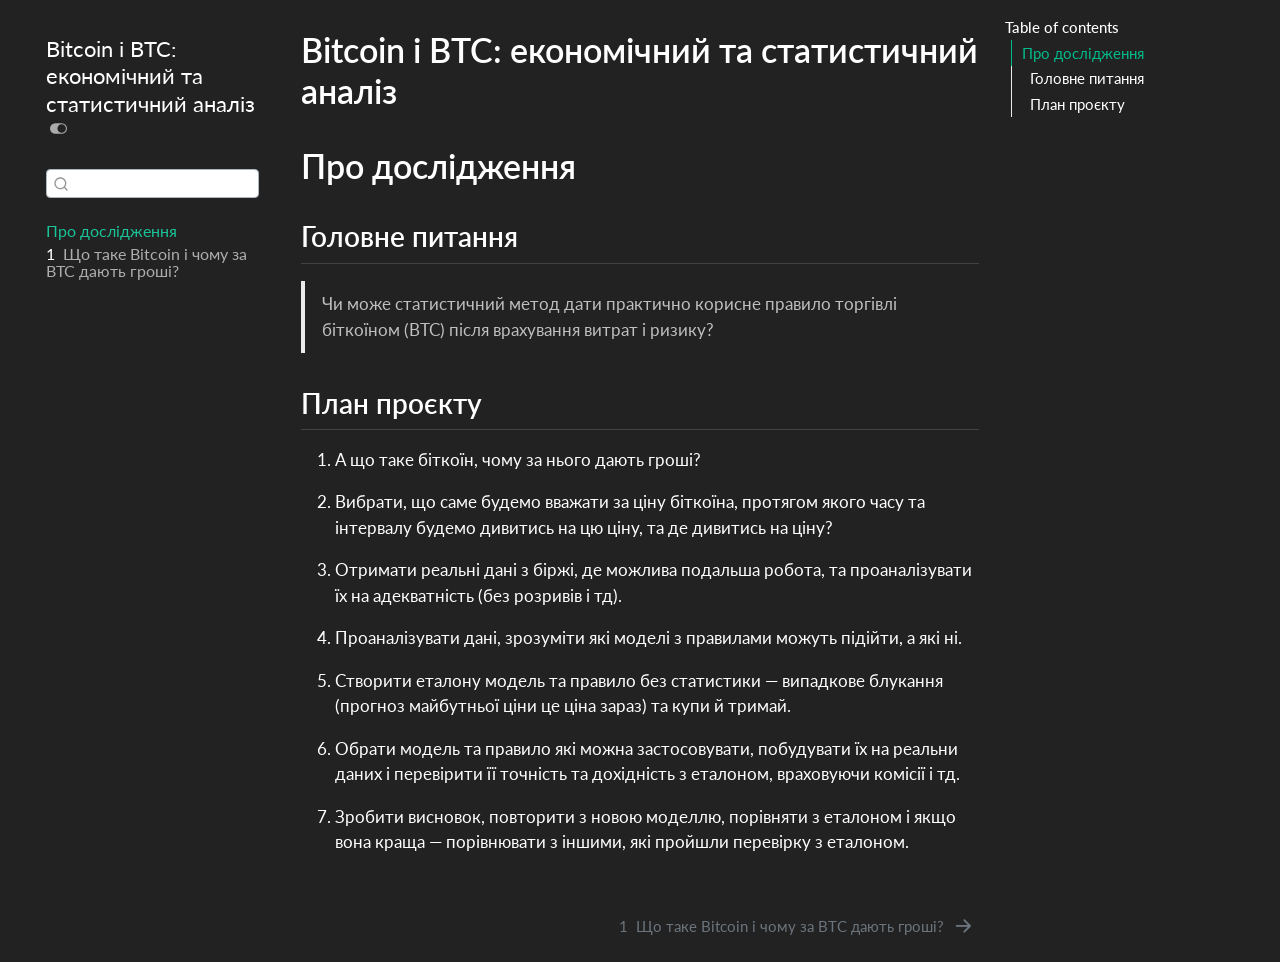
<file: index.html>
<!DOCTYPE html>
<html xmlns="http://www.w3.org/1999/xhtml" lang="uk" xml:lang="uk"><head>

<meta charset="utf-8">
<meta name="generator" content="quarto-1.9.38">

<meta name="viewport" content="width=device-width, initial-scale=1.0, user-scalable=yes">


<title>Bitcoin і BTC: економічний та статистичний аналіз</title>
<style>
/* Default styles provided by pandoc.
** See https://pandoc.org/MANUAL.html#variables-for-html for config info.
*/
code{white-space: pre-wrap;}
span.smallcaps{font-variant: small-caps;}
div.columns{display: flex; gap: min(4vw, 1.5em);}
div.column{flex: auto; overflow-x: auto;}
div.hanging-indent{margin-left: 1.5em; text-indent: -1.5em;}
ul.task-list{list-style: none;}
ul.task-list li input[type="checkbox"] {
  width: 0.8em;
  margin: 0 0.8em 0.2em -1em; /* quarto-specific, see https://github.com/quarto-dev/quarto-cli/issues/4556 */ 
  vertical-align: middle;
}
</style>


<script src="site_libs/quarto-nav/quarto-nav.js"></script>
<script src="site_libs/quarto-nav/headroom.min.js"></script>
<script src="site_libs/clipboard/clipboard.min.js"></script>
<script src="site_libs/quarto-search/autocomplete.umd.js"></script>
<script src="site_libs/quarto-search/fuse.min.js"></script>
<script src="site_libs/quarto-search/quarto-search.js"></script>
<meta name="quarto:offset" content="./">
<link href="./01-bitcoin.html" rel="next">
<script src="site_libs/quarto-html/quarto.js" type="module"></script>
<script src="site_libs/quarto-html/tabsets/tabsets.js" type="module"></script>
<script src="site_libs/quarto-html/popper.min.js"></script>
<script src="site_libs/quarto-html/tippy.umd.min.js"></script>
<script src="site_libs/quarto-html/anchor.min.js"></script>
<link href="site_libs/quarto-html/tippy.css" rel="stylesheet">
<link href="site_libs/quarto-html/quarto-syntax-highlighting-15634bcf2e68342d4ad2dfa704d543f6.css" rel="stylesheet" class="quarto-color-scheme" id="quarto-text-highlighting-styles">
<link href="site_libs/quarto-html/quarto-syntax-highlighting-dark-0a6b7249c26820e032cb0bd839ff02b1.css" rel="stylesheet" class="quarto-color-scheme quarto-color-alternate" id="quarto-text-highlighting-styles">
<script src="site_libs/bootstrap/bootstrap.min.js"></script>
<link href="site_libs/bootstrap/bootstrap-icons.css" rel="stylesheet">
<link href="site_libs/bootstrap/bootstrap-d24b87fc99cf21393b0ff9558eab9237.min.css" rel="stylesheet" append-hash="true" class="quarto-color-scheme" id="quarto-bootstrap" data-mode="light">
<link href="site_libs/bootstrap/bootstrap-dark-7dffdd01340c4e01bb692762924bf4e6.min.css" rel="stylesheet" append-hash="true" class="quarto-color-scheme quarto-color-alternate" id="quarto-bootstrap" data-mode="dark">
<script id="quarto-search-options" type="application/json">{
  "location": "sidebar",
  "copy-button": false,
  "collapse-after": 3,
  "panel-placement": "start",
  "type": "textbox",
  "limit": 50,
  "keyboard-shortcut": [
    "f",
    "/",
    "s"
  ],
  "show-item-context": false,
  "language": {
    "search-no-results-text": "No results",
    "search-matching-documents-text": "matching documents",
    "search-copy-link-title": "Copy link to search",
    "search-hide-matches-text": "Hide additional matches",
    "search-more-match-text": "more match in this document",
    "search-more-matches-text": "more matches in this document",
    "search-clear-button-title": "Clear",
    "search-text-placeholder": "",
    "search-detached-cancel-button-title": "Cancel",
    "search-submit-button-title": "Submit",
    "search-label": "Search"
  }
}</script>
<style>html{ scroll-behavior: smooth; }</style>


</head>

<body class="nav-sidebar floating quarto-dark"><script id="quarto-html-before-body" type="application/javascript">
    const toggleBodyColorMode = (bsSheetEl) => {
      const mode = bsSheetEl.getAttribute("data-mode");
      const bodyEl = window.document.querySelector("body");
      if (mode === "dark") {
        bodyEl.classList.add("quarto-dark");
        bodyEl.classList.remove("quarto-light");
      } else {
        bodyEl.classList.add("quarto-light");
        bodyEl.classList.remove("quarto-dark");
      }
    }
    const toggleBodyColorPrimary = () => {
      const bsSheetEl = window.document.querySelector("link#quarto-bootstrap:not([rel=disabled-stylesheet])");
      if (bsSheetEl) {
        toggleBodyColorMode(bsSheetEl);
      }
    }
    const setColorSchemeToggle = (alternate) => {
      const toggles = window.document.querySelectorAll('.quarto-color-scheme-toggle');
      for (let i=0; i < toggles.length; i++) {
        const toggle = toggles[i];
        if (toggle) {
          if (alternate) {
            toggle.classList.add("alternate");
          } else {
            toggle.classList.remove("alternate");
          }
        }
      }
    };
    const toggleColorMode = (alternate) => {
      // Switch the stylesheets
      const primaryStylesheets = window.document.querySelectorAll('link.quarto-color-scheme:not(.quarto-color-alternate)');
      const alternateStylesheets = window.document.querySelectorAll('link.quarto-color-scheme.quarto-color-alternate');
      manageTransitions('#quarto-margin-sidebar .nav-link', false);
      if (alternate) {
        // note: dark is layered on light, we don't disable primary!
        enableStylesheet(alternateStylesheets);
        for (const sheetNode of alternateStylesheets) {
          if (sheetNode.id === "quarto-bootstrap") {
            toggleBodyColorMode(sheetNode);
          }
        }
      } else {
        disableStylesheet(alternateStylesheets);
        enableStylesheet(primaryStylesheets)
        toggleBodyColorPrimary();
      }
      manageTransitions('#quarto-margin-sidebar .nav-link', true);
      // Switch the toggles
      setColorSchemeToggle(alternate)
      // Hack to workaround the fact that safari doesn't
      // properly recolor the scrollbar when toggling (#1455)
      if (navigator.userAgent.indexOf('Safari') > 0 && navigator.userAgent.indexOf('Chrome') == -1) {
        manageTransitions("body", false);
        window.scrollTo(0, 1);
        setTimeout(() => {
          window.scrollTo(0, 0);
          manageTransitions("body", true);
        }, 40);
      }
    }
    const disableStylesheet = (stylesheets) => {
      for (let i=0; i < stylesheets.length; i++) {
        const stylesheet = stylesheets[i];
        stylesheet.rel = 'disabled-stylesheet';
      }
    }
    const enableStylesheet = (stylesheets) => {
      for (let i=0; i < stylesheets.length; i++) {
        const stylesheet = stylesheets[i];
        if(stylesheet.rel !== 'stylesheet') { // for Chrome, which will still FOUC without this check
          stylesheet.rel = 'stylesheet';
        }
      }
    }
    const manageTransitions = (selector, allowTransitions) => {
      const els = window.document.querySelectorAll(selector);
      for (let i=0; i < els.length; i++) {
        const el = els[i];
        if (allowTransitions) {
          el.classList.remove('notransition');
        } else {
          el.classList.add('notransition');
        }
      }
    }
    const isFileUrl = () => {
      return window.location.protocol === 'file:';
    }
    const hasAlternateSentinel = () => {
      let styleSentinel = getColorSchemeSentinel();
      if (styleSentinel !== null) {
        return styleSentinel === "alternate";
      } else {
        return false;
      }
    }
    const setStyleSentinel = (alternate) => {
      const value = alternate ? "alternate" : "default";
      if (!isFileUrl()) {
        window.localStorage.setItem("quarto-color-scheme", value);
      } else {
        localAlternateSentinel = value;
      }
    }
    const getColorSchemeSentinel = () => {
      if (!isFileUrl()) {
        const storageValue = window.localStorage.getItem("quarto-color-scheme");
        return storageValue != null ? storageValue : localAlternateSentinel;
      } else {
        return localAlternateSentinel;
      }
    }
    const toggleGiscusIfUsed = (isAlternate, darkModeDefault) => {
      const baseTheme = document.querySelector('#giscus-base-theme')?.value ?? 'light';
      const alternateTheme = document.querySelector('#giscus-alt-theme')?.value ?? 'dark';
      let newTheme = '';
      if(authorPrefersDark) {
        newTheme = isAlternate ? baseTheme : alternateTheme;
      } else {
        newTheme = isAlternate ? alternateTheme : baseTheme;
      }
      const changeGiscusTheme = () => {
        // From: https://github.com/giscus/giscus/issues/336
        const sendMessage = (message) => {
          const iframe = document.querySelector('iframe.giscus-frame');
          if (!iframe) return;
          iframe.contentWindow.postMessage({ giscus: message }, 'https://giscus.app');
        }
        sendMessage({
          setConfig: {
            theme: newTheme
          }
        });
      }
      const isGiscussLoaded = window.document.querySelector('iframe.giscus-frame') !== null;
      if (isGiscussLoaded) {
        changeGiscusTheme();
      }
    };
    const authorPrefersDark = true;
    const darkModeDefault = authorPrefersDark;
    let localAlternateSentinel = darkModeDefault ? 'alternate' : 'default';
    // Dark / light mode switch
    window.quartoToggleColorScheme = () => {
      // Read the current dark / light value
      let toAlternate = !hasAlternateSentinel();
      toggleColorMode(toAlternate);
      setStyleSentinel(toAlternate);
      toggleGiscusIfUsed(toAlternate, darkModeDefault);
      window.dispatchEvent(new Event('resize'));
    };
    // Switch to dark mode if need be
    if (hasAlternateSentinel()) {
      toggleColorMode(true);
    } else {
      toggleColorMode(false);
    }
  </script>

<div id="quarto-search-results"></div>
  <header id="quarto-header" class="headroom fixed-top">
  <nav class="quarto-secondary-nav">
    <div class="container-fluid d-flex">
      <button type="button" class="quarto-btn-toggle btn" data-bs-toggle="collapse" role="button" data-bs-target=".quarto-sidebar-collapse-item" aria-controls="quarto-sidebar" aria-expanded="false" aria-label="Toggle sidebar navigation" onclick="if (window.quartoToggleHeadroom) { window.quartoToggleHeadroom(); }">
        <i class="bi bi-layout-text-sidebar-reverse"></i>
      </button>
        <nav class="quarto-page-breadcrumbs" aria-label="breadcrumb"><ol class="breadcrumb"><li class="breadcrumb-item"><a href="./index.html">Про дослідження</a></li></ol></nav>
        <a class="flex-grow-1" role="navigation" data-bs-toggle="collapse" data-bs-target=".quarto-sidebar-collapse-item" aria-controls="quarto-sidebar" aria-expanded="false" aria-label="Toggle sidebar navigation" onclick="if (window.quartoToggleHeadroom) { window.quartoToggleHeadroom(); }">      
        </a>
      <button type="button" class="btn quarto-search-button" aria-label="Search" onclick="window.quartoOpenSearch();">
        <i class="bi bi-search"></i>
      </button>
    </div>
  </nav>
</header>
<!-- content -->
<div id="quarto-content" class="quarto-container page-columns page-rows-contents page-layout-article">
<!-- sidebar -->
  <nav id="quarto-sidebar" class="sidebar collapse collapse-horizontal quarto-sidebar-collapse-item sidebar-navigation floating overflow-auto">
    <div class="pt-lg-2 mt-2 text-left sidebar-header">
    <div class="sidebar-title mb-0 py-0">
      <a href="./">Bitcoin і BTC: економічний та статистичний аналіз</a> 
        <div class="sidebar-tools-main">
  <a href="" class="quarto-color-scheme-toggle quarto-navigation-tool  px-1" onclick="window.quartoToggleColorScheme(); return false;" title="Toggle dark mode"><i class="bi"></i></a>
</div>
    </div>
      </div>
        <div class="mt-2 flex-shrink-0 align-items-center">
        <div class="sidebar-search">
        <div id="quarto-search" class="" title="Search"></div>
        </div>
        </div>
    <div class="sidebar-menu-container"> 
    <ul class="list-unstyled mt-1">
        <li class="sidebar-item">
  <div class="sidebar-item-container"> 
  <a href="./index.html" class="sidebar-item-text sidebar-link active">
 <span class="menu-text">Про дослідження</span></a>
  </div>
</li>
        <li class="sidebar-item">
  <div class="sidebar-item-container"> 
  <a href="./01-bitcoin.html" class="sidebar-item-text sidebar-link">
 <span class="menu-text"><span class="chapter-number">1</span>&nbsp; <span class="chapter-title">Що таке Bitcoin і чому за BTC дають гроші?</span></span></a>
  </div>
</li>
    </ul>
    </div>
</nav>
<div id="quarto-sidebar-glass" class="quarto-sidebar-collapse-item" data-bs-toggle="collapse" data-bs-target=".quarto-sidebar-collapse-item"></div>
<!-- margin-sidebar -->
    <div id="quarto-margin-sidebar" class="sidebar margin-sidebar">
        <nav id="TOC" role="doc-toc" class="toc-active">
    <h2 id="toc-title">Table of contents</h2>
   
  <ul>
  <li><a href="#про-дослідження" id="toc-про-дослідження" class="nav-link active" data-scroll-target="#про-дослідження">Про дослідження</a>
  <ul class="collapse">
  <li><a href="#головне-питання" id="toc-головне-питання" class="nav-link" data-scroll-target="#головне-питання">Головне питання</a></li>
  <li><a href="#план-проєкту" id="toc-план-проєкту" class="nav-link" data-scroll-target="#план-проєкту">План проєкту</a></li>
  </ul></li>
  </ul>
</nav>
    </div>
<!-- main -->
<main class="content" id="quarto-document-content">


<header id="title-block-header" class="quarto-title-block default">
<div class="quarto-title">
<h1 class="title">Bitcoin і BTC: економічний та статистичний аналіз</h1>
</div>



<div class="quarto-title-meta">

    
  
    
  </div>
  


</header>


<section id="про-дослідження" class="level1 unnumbered">
<h1 class="unnumbered">Про дослідження</h1>
<section id="головне-питання" class="level2">
<h2 class="anchored" data-anchor-id="головне-питання">Головне питання</h2>
<blockquote class="blockquote">
<p>Чи може статистичний метод дати практично корисне правило торгівлі біткоїном (BTC) після врахування витрат і ризику?</p>
</blockquote>
</section>
<section id="план-проєкту" class="level2">
<h2 class="anchored" data-anchor-id="план-проєкту">План проєкту</h2>
<ol type="1">
<li><p>А що таке біткоїн, чому за нього дають гроші?</p></li>
<li><p>Вибрати, що саме будемо вважати за ціну біткоїна, протягом якого часу та інтервалу будемо дивитись на цю ціну, та де дивитись на ціну?</p></li>
<li><p>Отримати реальні дані з біржі, де можлива подальша робота, та проаналізувати їх на адекватність (без розривів і тд).</p></li>
<li><p>Проаналізувати дані, зрозуміти які моделі з правилами можуть підійти, а які ні.</p></li>
<li><p>Створити еталону модель та правило без статистики — випадкове блукання (прогноз майбутньої ціни це ціна зараз) та купи й тримай.</p></li>
<li><p>Обрати модель та правило які можна застосовувати, побудувати їх на реальни даних і перевірити її точність та дохідність з еталоном, враховуючи комісії і тд.</p></li>
<li><p>Зробити висновок, повторити з новою моделлю, порівняти з еталоном і якщо вона краща — порівнювати з іншими, які пройшли перевірку з еталоном.</p></li>
</ol>


</section>
</section>

</main> <!-- /main -->
<script id="quarto-html-after-body" type="application/javascript">
  window.document.addEventListener("DOMContentLoaded", function (event) {
    // Ensure there is a toggle, if there isn't float one in the top right
    if (window.document.querySelector('.quarto-color-scheme-toggle') === null) {
      const a = window.document.createElement('a');
      a.classList.add('top-right');
      a.classList.add('quarto-color-scheme-toggle');
      a.href = "";
      a.onclick = function() { try { window.quartoToggleColorScheme(); } catch {} return false; };
      const i = window.document.createElement("i");
      i.classList.add('bi');
      a.appendChild(i);
      window.document.body.appendChild(a);
    }
    setColorSchemeToggle(hasAlternateSentinel())
    const icon = "";
    const anchorJS = new window.AnchorJS();
    anchorJS.options = {
      placement: 'right',
      icon: icon
    };
    anchorJS.add('.anchored');
      var localhostRegex = new RegExp(/^(?:http|https):\/\/localhost\:?[0-9]*\//);
      var mailtoRegex = new RegExp(/^mailto:/);
        var filterRegex = new RegExp('/' + window.location.host + '/');
      var isInternal = (href) => {
          return filterRegex.test(href) || localhostRegex.test(href) || mailtoRegex.test(href);
      }
      // Inspect non-navigation links and adorn them if external
     var links = window.document.querySelectorAll('a[href]:not(.nav-link):not(.navbar-brand):not(.toc-action):not(.sidebar-link):not(.sidebar-item-toggle):not(.pagination-link):not(.no-external):not([aria-hidden]):not(.dropdown-item):not(.quarto-navigation-tool):not(.about-link)');
      for (var i=0; i<links.length; i++) {
        const link = links[i];
        if (!isInternal(link.href)) {
          // undo the damage that might have been done by quarto-nav.js in the case of
          // links that we want to consider external
          if (link.dataset.originalHref !== undefined) {
            link.href = link.dataset.originalHref;
          }
        }
      }
    function tippyHover(el, contentFn, onTriggerFn, onUntriggerFn) {
      const config = {
        allowHTML: true,
        maxWidth: 500,
        delay: 100,
        arrow: false,
        appendTo: function(el) {
            return el.parentElement;
        },
        interactive: true,
        interactiveBorder: 10,
        theme: 'quarto',
        placement: 'bottom-start',
      };
      if (contentFn) {
        config.content = contentFn;
      }
      if (onTriggerFn) {
        config.onTrigger = onTriggerFn;
      }
      if (onUntriggerFn) {
        config.onUntrigger = onUntriggerFn;
      }
      window.tippy(el, config); 
    }
    const noterefs = window.document.querySelectorAll('a[role="doc-noteref"]');
    for (var i=0; i<noterefs.length; i++) {
      const ref = noterefs[i];
      tippyHover(ref, function() {
        // use id or data attribute instead here
        let href = ref.getAttribute('data-footnote-href') || ref.getAttribute('href');
        try { href = new URL(href).hash; } catch {}
        const id = href.replace(/^#\/?/, "");
        const note = window.document.getElementById(id);
        if (note) {
          return note.innerHTML;
        } else {
          return "";
        }
      });
    }
    const xrefs = window.document.querySelectorAll('a.quarto-xref');
    const processXRef = (id, note) => {
      // Strip column container classes
      const stripColumnClz = (el) => {
        el.classList.remove("page-full", "page-columns");
        if (el.children) {
          for (const child of el.children) {
            stripColumnClz(child);
          }
        }
      }
      stripColumnClz(note)
      if (id === null || id.startsWith('sec-')) {
        // Special case sections, only their first couple elements
        const container = document.createElement("div");
        if (note.children && note.children.length > 2) {
          container.appendChild(note.children[0].cloneNode(true));
          for (let i = 1; i < note.children.length; i++) {
            const child = note.children[i];
            if (child.tagName === "P" && child.innerText === "") {
              continue;
            } else {
              container.appendChild(child.cloneNode(true));
              break;
            }
          }
          if (window.Quarto?.typesetMath) {
            window.Quarto.typesetMath(container);
          }
          return container.innerHTML
        } else {
          if (window.Quarto?.typesetMath) {
            window.Quarto.typesetMath(note);
          }
          return note.innerHTML;
        }
      } else {
        // Remove any anchor links if they are present
        const anchorLink = note.querySelector('a.anchorjs-link');
        if (anchorLink) {
          anchorLink.remove();
        }
        if (window.Quarto?.typesetMath) {
          window.Quarto.typesetMath(note);
        }
        if (note.classList.contains("callout")) {
          return note.outerHTML;
        } else {
          return note.innerHTML;
        }
      }
    }
    for (var i=0; i<xrefs.length; i++) {
      const xref = xrefs[i];
      tippyHover(xref, undefined, function(instance) {
        instance.disable();
        let url = xref.getAttribute('href');
        let hash = undefined; 
        if (url.startsWith('#')) {
          hash = url;
        } else {
          try { hash = new URL(url).hash; } catch {}
        }
        if (hash) {
          const id = hash.replace(/^#\/?/, "");
          const note = window.document.getElementById(id);
          if (note !== null) {
            try {
              const html = processXRef(id, note.cloneNode(true));
              instance.setContent(html);
            } finally {
              instance.enable();
              instance.show();
            }
          } else {
            // See if we can fetch this
            fetch(url.split('#')[0])
            .then(res => res.text())
            .then(html => {
              const parser = new DOMParser();
              const htmlDoc = parser.parseFromString(html, "text/html");
              const note = htmlDoc.getElementById(id);
              if (note !== null) {
                const html = processXRef(id, note);
                instance.setContent(html);
              } 
            }).finally(() => {
              instance.enable();
              instance.show();
            });
          }
        } else {
          // See if we can fetch a full url (with no hash to target)
          // This is a special case and we should probably do some content thinning / targeting
          fetch(url)
          .then(res => res.text())
          .then(html => {
            const parser = new DOMParser();
            const htmlDoc = parser.parseFromString(html, "text/html");
            const note = htmlDoc.querySelector('main.content');
            if (note !== null) {
              // This should only happen for chapter cross references
              // (since there is no id in the URL)
              // remove the first header
              if (note.children.length > 0 && note.children[0].tagName === "HEADER") {
                note.children[0].remove();
              }
              const html = processXRef(null, note);
              instance.setContent(html);
            } 
          }).finally(() => {
            instance.enable();
            instance.show();
          });
        }
      }, function(instance) {
      });
    }
        let selectedAnnoteEl;
        const selectorForAnnotation = ( cell, annotation) => {
          let cellAttr = 'data-code-cell="' + cell + '"';
          let lineAttr = 'data-code-annotation="' +  annotation + '"';
          const selector = 'span[' + cellAttr + '][' + lineAttr + ']';
          return selector;
        }
        const selectCodeLines = (annoteEl) => {
          const doc = window.document;
          const targetCell = annoteEl.getAttribute("data-target-cell");
          const targetAnnotation = annoteEl.getAttribute("data-target-annotation");
          const annoteSpan = window.document.querySelector(selectorForAnnotation(targetCell, targetAnnotation));
          const lines = annoteSpan.getAttribute("data-code-lines").split(",");
          const lineIds = lines.map((line) => {
            return targetCell + "-" + line;
          })
          let top = null;
          let height = null;
          let parent = null;
          if (lineIds.length > 0) {
              //compute the position of the single el (top and bottom and make a div)
              const el = window.document.getElementById(lineIds[0]);
              top = el.offsetTop;
              height = el.offsetHeight;
              parent = el.parentElement.parentElement;
            if (lineIds.length > 1) {
              const lastEl = window.document.getElementById(lineIds[lineIds.length - 1]);
              const bottom = lastEl.offsetTop + lastEl.offsetHeight;
              height = bottom - top;
            }
            if (top !== null && height !== null && parent !== null) {
              // cook up a div (if necessary) and position it 
              let div = window.document.getElementById("code-annotation-line-highlight");
              if (div === null) {
                div = window.document.createElement("div");
                div.setAttribute("id", "code-annotation-line-highlight");
                div.style.position = 'absolute';
                parent.appendChild(div);
              }
              div.style.top = top - 2 + "px";
              div.style.height = height + 4 + "px";
              div.style.left = 0;
              let gutterDiv = window.document.getElementById("code-annotation-line-highlight-gutter");
              if (gutterDiv === null) {
                gutterDiv = window.document.createElement("div");
                gutterDiv.setAttribute("id", "code-annotation-line-highlight-gutter");
                gutterDiv.style.position = 'absolute';
                const codeCell = window.document.getElementById(targetCell);
                const gutter = codeCell.querySelector('.code-annotation-gutter');
                gutter.appendChild(gutterDiv);
              }
              gutterDiv.style.top = top - 2 + "px";
              gutterDiv.style.height = height + 4 + "px";
            }
            selectedAnnoteEl = annoteEl;
          }
        };
        const unselectCodeLines = () => {
          const elementsIds = ["code-annotation-line-highlight", "code-annotation-line-highlight-gutter"];
          elementsIds.forEach((elId) => {
            const div = window.document.getElementById(elId);
            if (div) {
              div.remove();
            }
          });
          selectedAnnoteEl = undefined;
        };
          // Handle positioning of the toggle
      window.addEventListener(
        "resize",
        throttle(() => {
          elRect = undefined;
          if (selectedAnnoteEl) {
            selectCodeLines(selectedAnnoteEl);
          }
        }, 10)
      );
      function throttle(fn, ms) {
      let throttle = false;
      let timer;
        return (...args) => {
          if(!throttle) { // first call gets through
              fn.apply(this, args);
              throttle = true;
          } else { // all the others get throttled
              if(timer) clearTimeout(timer); // cancel #2
              timer = setTimeout(() => {
                fn.apply(this, args);
                timer = throttle = false;
              }, ms);
          }
        };
      }
        // Attach click handler to the DT
        const annoteDls = window.document.querySelectorAll('dt[data-target-cell]');
        for (const annoteDlNode of annoteDls) {
          annoteDlNode.addEventListener('click', (event) => {
            const clickedEl = event.target;
            if (clickedEl !== selectedAnnoteEl) {
              unselectCodeLines();
              const activeEl = window.document.querySelector('dt[data-target-cell].code-annotation-active');
              if (activeEl) {
                activeEl.classList.remove('code-annotation-active');
              }
              selectCodeLines(clickedEl);
              clickedEl.classList.add('code-annotation-active');
            } else {
              // Unselect the line
              unselectCodeLines();
              clickedEl.classList.remove('code-annotation-active');
            }
          });
        }
    const findCites = (el) => {
      const parentEl = el.parentElement;
      if (parentEl) {
        const cites = parentEl.dataset.cites;
        if (cites) {
          return {
            el,
            cites: cites.split(' ')
          };
        } else {
          return findCites(el.parentElement)
        }
      } else {
        return undefined;
      }
    };
    var bibliorefs = window.document.querySelectorAll('a[role="doc-biblioref"]');
    for (var i=0; i<bibliorefs.length; i++) {
      const ref = bibliorefs[i];
      const citeInfo = findCites(ref);
      if (citeInfo) {
        tippyHover(citeInfo.el, function() {
          var popup = window.document.createElement('div');
          citeInfo.cites.forEach(function(cite) {
            var citeDiv = window.document.createElement('div');
            citeDiv.classList.add('hanging-indent');
            citeDiv.classList.add('csl-entry');
            var biblioDiv = window.document.getElementById('ref-' + cite);
            if (biblioDiv) {
              citeDiv.innerHTML = biblioDiv.innerHTML;
            }
            popup.appendChild(citeDiv);
          });
          return popup.innerHTML;
        });
      }
    }
  });
  </script>
<nav class="page-navigation">
  <div class="nav-page nav-page-previous">
  </div>
  <div class="nav-page nav-page-next">
      <a href="./01-bitcoin.html" class="pagination-link" aria-label="Що таке Bitcoin і чому за BTC дають гроші?">
        <span class="nav-page-text"><span class="chapter-number">1</span>&nbsp; <span class="chapter-title">Що таке Bitcoin і чому за BTC дають гроші?</span></span> <i class="bi bi-arrow-right-short"></i>
      </a>
  </div>
</nav>
</div> <!-- /content -->




<script src="site_libs/quarto-html/zenscroll-min.js"></script>
</body></html>
</file>
<file: site_libs/quarto-html/tippy.css>
.tippy-box[data-animation=fade][data-state=hidden]{opacity:0}[data-tippy-root]{max-width:calc(100vw - 10px)}.tippy-box{position:relative;background-color:#333;color:#fff;border-radius:4px;font-size:14px;line-height:1.4;white-space:normal;outline:0;transition-property:transform,visibility,opacity}.tippy-box[data-placement^=top]>.tippy-arrow{bottom:0}.tippy-box[data-placement^=top]>.tippy-arrow:before{bottom:-7px;left:0;border-width:8px 8px 0;border-top-color:initial;transform-origin:center top}.tippy-box[data-placement^=bottom]>.tippy-arrow{top:0}.tippy-box[data-placement^=bottom]>.tippy-arrow:before{top:-7px;left:0;border-width:0 8px 8px;border-bottom-color:initial;transform-origin:center bottom}.tippy-box[data-placement^=left]>.tippy-arrow{right:0}.tippy-box[data-placement^=left]>.tippy-arrow:before{border-width:8px 0 8px 8px;border-left-color:initial;right:-7px;transform-origin:center left}.tippy-box[data-placement^=right]>.tippy-arrow{left:0}.tippy-box[data-placement^=right]>.tippy-arrow:before{left:-7px;border-width:8px 8px 8px 0;border-right-color:initial;transform-origin:center right}.tippy-box[data-inertia][data-state=visible]{transition-timing-function:cubic-bezier(.54,1.5,.38,1.11)}.tippy-arrow{width:16px;height:16px;color:#333}.tippy-arrow:before{content:"";position:absolute;border-color:transparent;border-style:solid}.tippy-content{position:relative;padding:5px 9px;z-index:1}
</file>
<file: site_libs/quarto-html/quarto-syntax-highlighting-15634bcf2e68342d4ad2dfa704d543f6.css>
/* quarto syntax highlight colors */
:root {
  --quarto-hl-ot-color: #003B4F;
  --quarto-hl-at-color: #657422;
  --quarto-hl-ss-color: #20794D;
  --quarto-hl-an-color: #5E5E5E;
  --quarto-hl-fu-color: #4758AB;
  --quarto-hl-st-color: #20794D;
  --quarto-hl-cf-color: #003B4F;
  --quarto-hl-op-color: #5E5E5E;
  --quarto-hl-er-color: #AD0000;
  --quarto-hl-bn-color: #AD0000;
  --quarto-hl-al-color: #AD0000;
  --quarto-hl-va-color: #111111;
  --quarto-hl-bu-color: inherit;
  --quarto-hl-ex-color: inherit;
  --quarto-hl-pp-color: #AD0000;
  --quarto-hl-in-color: #5E5E5E;
  --quarto-hl-vs-color: #20794D;
  --quarto-hl-wa-color: #5E5E5E;
  --quarto-hl-do-color: #5E5E5E;
  --quarto-hl-im-color: #00769E;
  --quarto-hl-ch-color: #20794D;
  --quarto-hl-dt-color: #AD0000;
  --quarto-hl-fl-color: #AD0000;
  --quarto-hl-co-color: #5E5E5E;
  --quarto-hl-cv-color: #5E5E5E;
  --quarto-hl-cn-color: #8f5902;
  --quarto-hl-sc-color: #5E5E5E;
  --quarto-hl-dv-color: #AD0000;
  --quarto-hl-kw-color: #003B4F;
}

/* other quarto variables */
:root {
  --quarto-font-monospace: SFMono-Regular, Menlo, Monaco, Consolas, "Liberation Mono", "Courier New", monospace;
}

/* syntax highlight based on Pandoc's rules */
pre > code.sourceCode > span {
  color: #003B4F;
}

code.sourceCode > span {
  color: #003B4F;
}

div.sourceCode,
div.sourceCode pre.sourceCode {
  color: #003B4F;
}

/* Normal */
code span {
  color: #003B4F;
}

/* Alert */
code span.al {
  color: #AD0000;
  font-style: inherit;
}

/* Annotation */
code span.an {
  color: #5E5E5E;
  font-style: inherit;
}

/* Attribute */
code span.at {
  color: #657422;
  font-style: inherit;
}

/* BaseN */
code span.bn {
  color: #AD0000;
  font-style: inherit;
}

/* BuiltIn */
code span.bu {
  font-style: inherit;
}

/* ControlFlow */
code span.cf {
  color: #003B4F;
  font-weight: bold;
  font-style: inherit;
}

/* Char */
code span.ch {
  color: #20794D;
  font-style: inherit;
}

/* Constant */
code span.cn {
  color: #8f5902;
  font-style: inherit;
}

/* Comment */
code span.co {
  color: #5E5E5E;
  font-style: inherit;
}

/* CommentVar */
code span.cv {
  color: #5E5E5E;
  font-style: italic;
}

/* Documentation */
code span.do {
  color: #5E5E5E;
  font-style: italic;
}

/* DataType */
code span.dt {
  color: #AD0000;
  font-style: inherit;
}

/* DecVal */
code span.dv {
  color: #AD0000;
  font-style: inherit;
}

/* Error */
code span.er {
  color: #AD0000;
  font-style: inherit;
}

/* Extension */
code span.ex {
  font-style: inherit;
}

/* Float */
code span.fl {
  color: #AD0000;
  font-style: inherit;
}

/* Function */
code span.fu {
  color: #4758AB;
  font-style: inherit;
}

/* Import */
code span.im {
  color: #00769E;
  font-style: inherit;
}

/* Information */
code span.in {
  color: #5E5E5E;
  font-style: inherit;
}

/* Keyword */
code span.kw {
  color: #003B4F;
  font-weight: bold;
  font-style: inherit;
}

/* Operator */
code span.op {
  color: #5E5E5E;
  font-style: inherit;
}

/* Other */
code span.ot {
  color: #003B4F;
  font-style: inherit;
}

/* Preprocessor */
code span.pp {
  color: #AD0000;
  font-style: inherit;
}

/* SpecialChar */
code span.sc {
  color: #5E5E5E;
  font-style: inherit;
}

/* SpecialString */
code span.ss {
  color: #20794D;
  font-style: inherit;
}

/* String */
code span.st {
  color: #20794D;
  font-style: inherit;
}

/* Variable */
code span.va {
  color: #111111;
  font-style: inherit;
}

/* VerbatimString */
code span.vs {
  color: #20794D;
  font-style: inherit;
}

/* Warning */
code span.wa {
  color: #5E5E5E;
  font-style: italic;
}

.prevent-inlining {
  content: "</";
}

/*# sourceMappingURL=f23921c56f73e400b49028c9186a1aa0.css.map */
</file>
<file: site_libs/quarto-html/quarto-syntax-highlighting-dark-0a6b7249c26820e032cb0bd839ff02b1.css>
/* quarto syntax highlight colors */
:root {
  --quarto-hl-al-color: #f07178;
  --quarto-hl-an-color: #d4d0ab;
  --quarto-hl-at-color: #00e0e0;
  --quarto-hl-bn-color: #d4d0ab;
  --quarto-hl-bu-color: #abe338;
  --quarto-hl-ch-color: #abe338;
  --quarto-hl-co-color: #f8f8f2;
  --quarto-hl-cv-color: #ffd700;
  --quarto-hl-cn-color: #ffd700;
  --quarto-hl-cf-color: #ffa07a;
  --quarto-hl-dt-color: #ffa07a;
  --quarto-hl-dv-color: #d4d0ab;
  --quarto-hl-do-color: #f8f8f2;
  --quarto-hl-er-color: #f07178;
  --quarto-hl-ex-color: #00e0e0;
  --quarto-hl-fl-color: #d4d0ab;
  --quarto-hl-fu-color: #ffa07a;
  --quarto-hl-im-color: #abe338;
  --quarto-hl-in-color: #d4d0ab;
  --quarto-hl-kw-color: #ffa07a;
  --quarto-hl-op-color: #ffa07a;
  --quarto-hl-ot-color: #00e0e0;
  --quarto-hl-pp-color: #dcc6e0;
  --quarto-hl-re-color: #00e0e0;
  --quarto-hl-sc-color: #abe338;
  --quarto-hl-ss-color: #abe338;
  --quarto-hl-st-color: #abe338;
  --quarto-hl-va-color: #00e0e0;
  --quarto-hl-vs-color: #abe338;
  --quarto-hl-wa-color: #dcc6e0;
}

/* other quarto variables */
:root {
  --quarto-font-monospace: SFMono-Regular, Menlo, Monaco, Consolas, "Liberation Mono", "Courier New", monospace;
}

/* syntax highlight based on Pandoc's rules */
pre > code.sourceCode > span {
  color: #f8f8f2;
}

code.sourceCode > span {
  color: #f8f8f2;
}

div.sourceCode,
div.sourceCode pre.sourceCode {
  color: #f8f8f2;
}

/* Normal */
code span {
  color: #f8f8f2;
}

/* Alert */
code span.al {
  color: #f07178;
}

/* Annotation */
code span.an {
  color: #d4d0ab;
}

/* Attribute */
code span.at {
  color: #00e0e0;
}

/* BaseN */
code span.bn {
  color: #d4d0ab;
}

/* BuiltIn */
code span.bu {
  color: #abe338;
}

/* ControlFlow */
code span.cf {
  font-weight: bold;
  color: #ffa07a;
}

/* Char */
code span.ch {
  color: #abe338;
}

/* Constant */
code span.cn {
  color: #ffd700;
}

/* Comment */
code span.co {
  font-style: italic;
  color: #f8f8f2;
}

/* CommentVar */
code span.cv {
  color: #ffd700;
}

/* Documentation */
code span.do {
  color: #f8f8f2;
}

/* DataType */
code span.dt {
  color: #ffa07a;
}

/* DecVal */
code span.dv {
  color: #d4d0ab;
}

/* Error */
code span.er {
  color: #f07178;
  text-decoration: underline;
}

/* Extension */
code span.ex {
  font-weight: bold;
  color: #00e0e0;
}

/* Float */
code span.fl {
  color: #d4d0ab;
}

/* Function */
code span.fu {
  color: #ffa07a;
}

/* Import */
code span.im {
  color: #abe338;
}

/* Information */
code span.in {
  color: #d4d0ab;
}

/* Keyword */
code span.kw {
  font-weight: bold;
  color: #ffa07a;
}

/* Operator */
code span.op {
  color: #ffa07a;
}

/* Other */
code span.ot {
  color: #00e0e0;
}

/* Preprocessor */
code span.pp {
  color: #dcc6e0;
}

/* RegionMarker */
code span.re {
  background-color: #f8f8f2;
  color: #00e0e0;
}

/* SpecialChar */
code span.sc {
  color: #abe338;
}

/* SpecialString */
code span.ss {
  color: #abe338;
}

/* String */
code span.st {
  color: #abe338;
}

/* Variable */
code span.va {
  color: #00e0e0;
}

/* VerbatimString */
code span.vs {
  color: #abe338;
}

/* Warning */
code span.wa {
  color: #dcc6e0;
}

.prevent-inlining {
  content: "</";
}

/*# sourceMappingURL=175367c052bafc98bd680af3479823f0.css.map */
</file>
